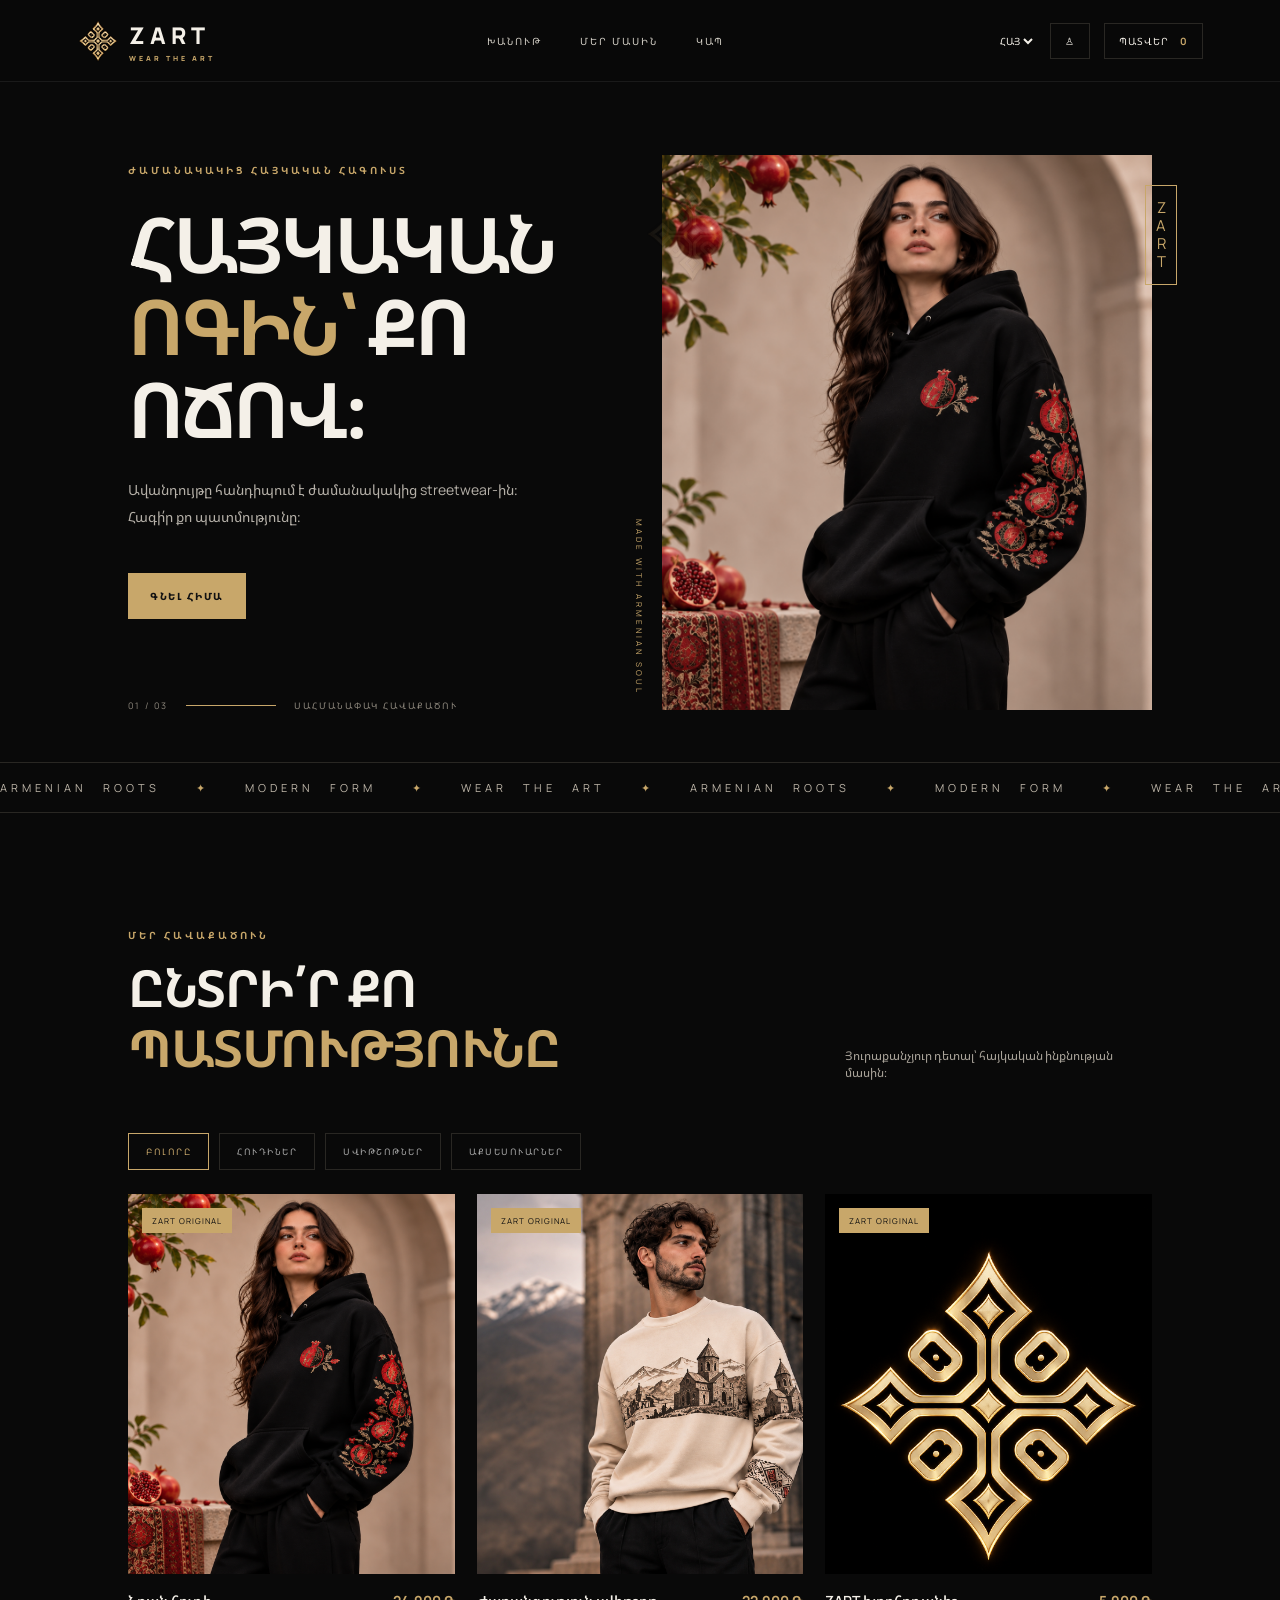
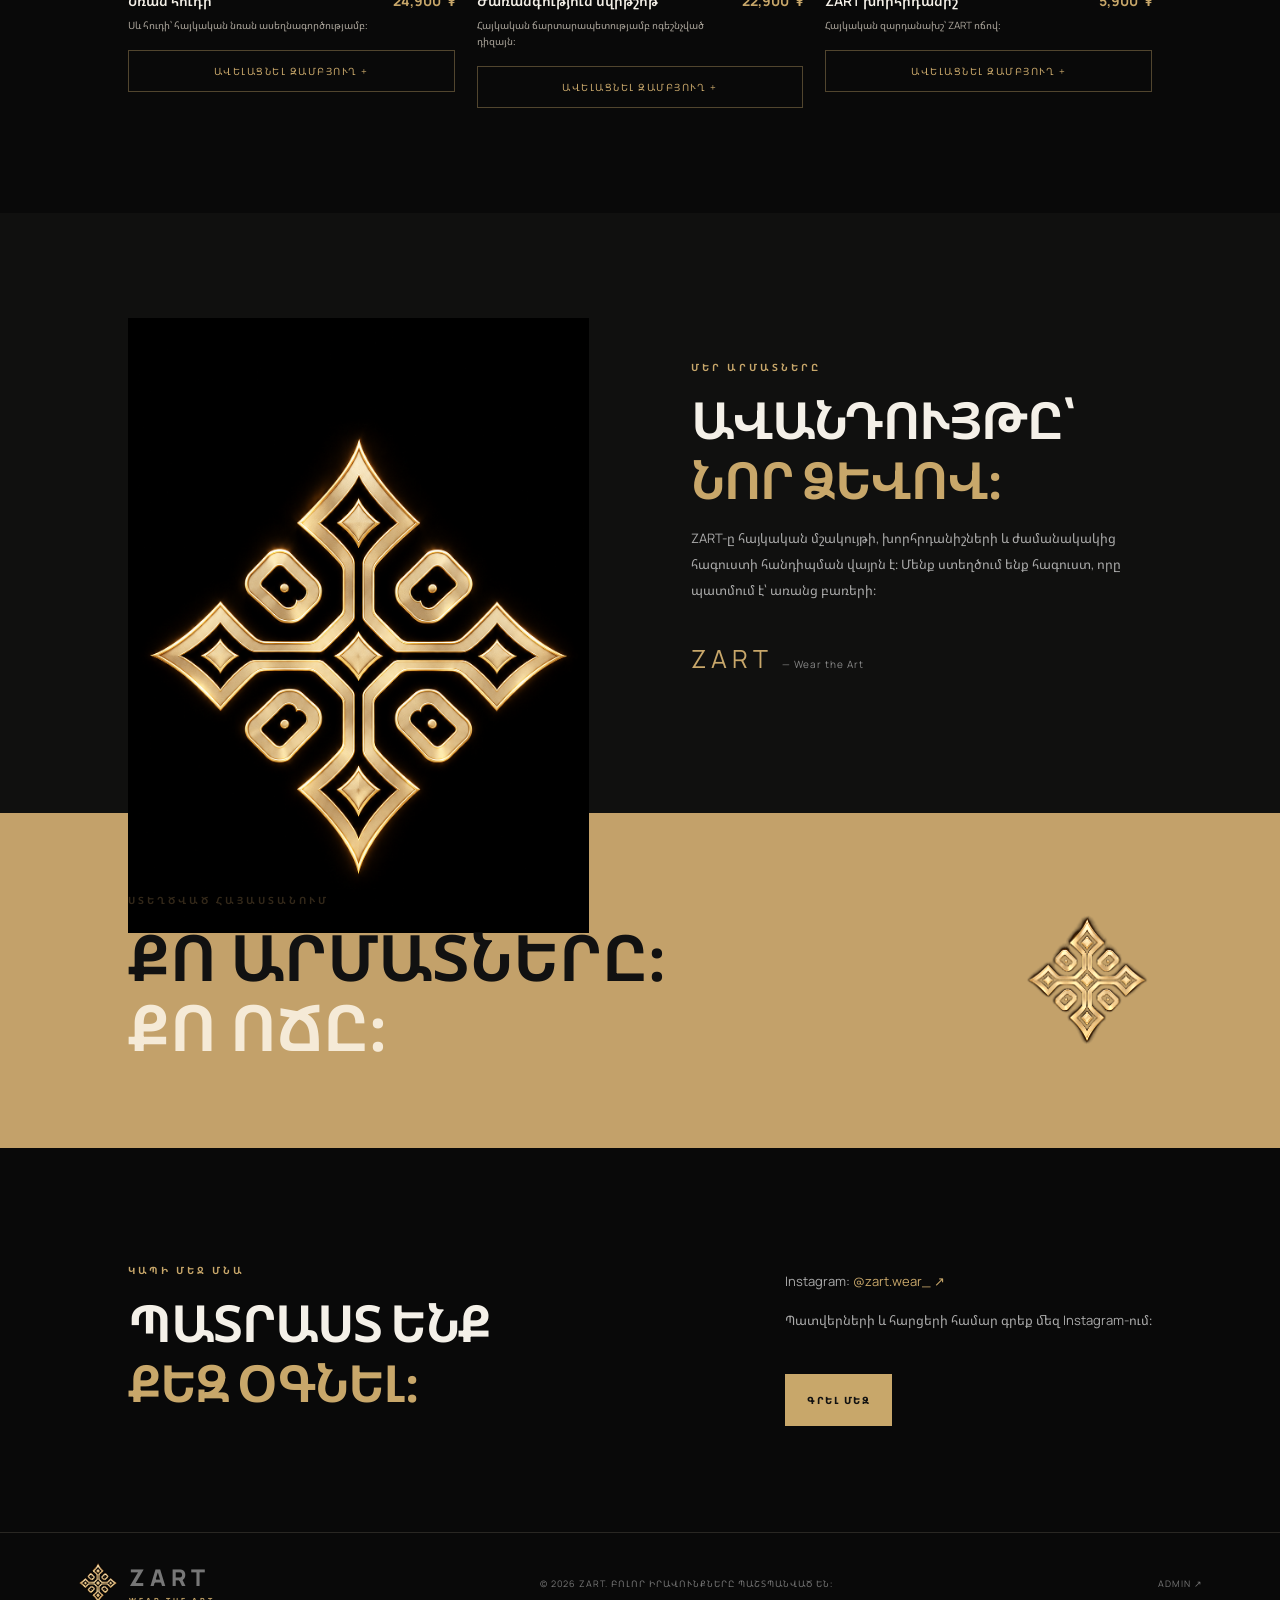
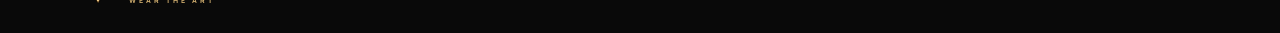
<file: index.html>
<!doctype html><html lang="hy"><head><meta charset="utf-8"><meta name="viewport" content="width=device-width,initial-scale=1"><meta name="theme-color" content="#090909"><title>ZART — Wear the Art</title><link rel="preconnect" href="https://fonts.googleapis.com"><link href="https://fonts.googleapis.com/css2?family=Manrope:wght@400;500;600;700;800&family=Noto+Sans+Armenian:wght@400;500;600;700;800&display=swap" rel="stylesheet"><link rel="stylesheet" href="./style.css"></head><body>
<header class="top"><a class="brand" href="#home"><img class="brand-mark" src="./assets/zart-logo.png" alt="ZART logo"><span>ZART<small>WEAR THE ART</small></span></a><nav><a href="#shop" data-i="navShop">ԽԱՆՈՒԹ</a><a href="#story" data-i="navStory">ՄԵՐ ՄԱՍԻՆ</a><a href="#contact" data-i="navContact">ԿԱՊ</a></nav><div class="tools"><select id="lang" aria-label="Language"><option value="hy">ՀԱՅ</option><option value="ru">РУС</option><option value="en">ENG</option></select><button id="accountBtn" class="iconbtn">♙</button><button id="cartBtn" class="iconbtn">ՊԱՏՎԵՐ <b id="cartCount">0</b></button><button class="hamb" id="hamb">☰</button></div></header>
<main id="home"><section class="hero"><div class="hero-copy"><p class="eyebrow" data-i="heroEyebrow">ԺԱՄԱՆԱԿԱԿԻՑ ՀԱՅԿԱԿԱՆ ՀԱԳՈՒՍՏ</p><h1 data-i="heroTitle">ՀԱՅԿԱԿԱՆ<br><em>ՈԳԻՆ՝</em> ՔՈ ՈՃՈՎ։</h1><p class="hero-desc" data-i="heroDesc">Ավանդույթը հանդիպում է ժամանակակից streetwear-ին։ Հագի՛ր քո պատմությունը։</p><a class="goldbtn" href="#shop" data-i="shopNow">ԳՆԵԼ ՀԻՄԱ <span>↗</span></a><div class="hero-foot"><span>01 / 03</span><span class="line"></span><span data-i="limited">ՍԱՀՄԱՆԱՓԱԿ ՀԱՎԱՔԱԾՈՒ</span></div></div><div class="hero-photo"><img src="./assets/hoodie-pomegranate.png" alt="ZART pomegranate hoodie"><div class="photo-stamp">Z<br>A<br>R<br>T</div><span class="vertical">MADE WITH ARMENIAN SOUL</span></div><img class="hero-orbit" src="./assets/zart-logo.png" alt=""></section>
<section class="ticker"><div>ARMENIAN ROOTS <span>✦</span> MODERN FORM <span>✦</span> WEAR THE ART <span>✦</span> ARMENIAN ROOTS <span>✦</span> MODERN FORM <span>✦</span> WEAR THE ART <span>✦</span></div></section>
<section class="shop section" id="shop"><div class="section-head"><div><p class="eyebrow" data-i="collection">ՄԵՐ ՀԱՎԱՔԱԾՈՒՆ</p><h2 data-i="shopTitle">ԸՆՏՐԻ՛Ր ՔՈ <em>ՊԱՏՄՈՒԹՅՈՒՆԸ</em></h2></div><p data-i="shopSub">Յուրաքանչյուր դետալ՝ հայկական ինքնության մասին։</p></div><div class="filters"><button class="filter active" data-cat="all" data-i="all">ԲՈԼՈՐԸ</button><button class="filter" data-cat="hoodies" data-i="hoodies">ՀՈՒԴԻՆԵՐ</button><button class="filter" data-cat="sweatshirts" data-i="sweatshirts">ՍՎԻԹՇՈԹՆԵՐ</button><button class="filter" data-cat="accessories" data-i="accessories">ԱՔՍԵՍՈՒԱՐՆԵՐ</button></div><div class="products" id="products"><div class="loading">ZART</div></div></section>
<section class="story section" id="story"><div class="story-art"><img src="./assets/zart-ornament.png" alt="Armenian ZART ornament"></div><div class="story-copy"><p class="eyebrow" data-i="ourRoots">ՄԵՐ ԱՐՄԱՏՆԵՐԸ</p><h2 data-i="storyTitle">ԱՎԱՆԴՈՒՅԹԸ՝<br><em>ՆՈՐ ՁԵՎՈՎ։</em></h2><p data-i="storyDesc">ZART-ը հայկական մշակույթի, խորհրդանիշների և ժամանակակից հագուստի հանդիպման վայրն է։ Մենք ստեղծում ենք հագուստ, որը պատմում է՝ առանց բառերի։</p><div class="signature">ZART <span>— Wear the Art</span></div></div></section>
<section class="banner"><div><p class="eyebrow" data-i="madeIn">ՍՏԵՂԾՎԱԾ ՀԱՅԱՍՏԱՆՈՒՄ</p><h2 data-i="bannerTitle">ՔՈ ԱՐՄԱՏՆԵՐԸ։<br><em>ՔՈ ՈՃԸ։</em></h2></div><img class="banner-symbol" src="./assets/zart-logo.png" alt="ZART emblem"></section>
<section class="contact section" id="contact"><div><p class="eyebrow" data-i="stayConnected">ԿԱՊԻ ՄԵՋ ՄՆԱ</p><h2 data-i="contactTitle">ՊԱՏՐԱՍՏ ԵՆՔ<br><em>ՔԵԶ ՕԳՆԵԼ։</em></h2></div><div class="contact-info"><p>Instagram: <a href="https://instagram.com/zart.wear_" target="_blank">@zart.wear_ ↗</a></p><p data-i="contactText">Պատվերների և հարցերի համար գրեք մեզ Instagram-ում։</p><a class="goldbtn" href="https://instagram.com/zart.wear_" target="_blank" data-i="writeUs">ԳՐԵԼ ՄԵԶ ↗</a></div></section></main>
<footer><a class="brand" href="#home"><img class="brand-mark" src="./assets/zart-logo.png" alt="ZART logo"><span>ZART<small>WEAR THE ART</small></span></a><span>© 2026 ZART. <span data-i="rights">ԲՈԼՈՐ ԻՐԱՎՈՒՆՔՆԵՐԸ ՊԱՇՏՊԱՆՎԱԾ ԵՆ։</span></span><a href="./admin.html">ADMIN ↗</a></footer>
<div class="modal" id="modal"><div class="modal-card"><button class="close" id="closeModal">×</button><div id="modalBody"></div></div></div><div class="toast" id="toast"></div><script src="./app.js"></script></body></html>
</file>
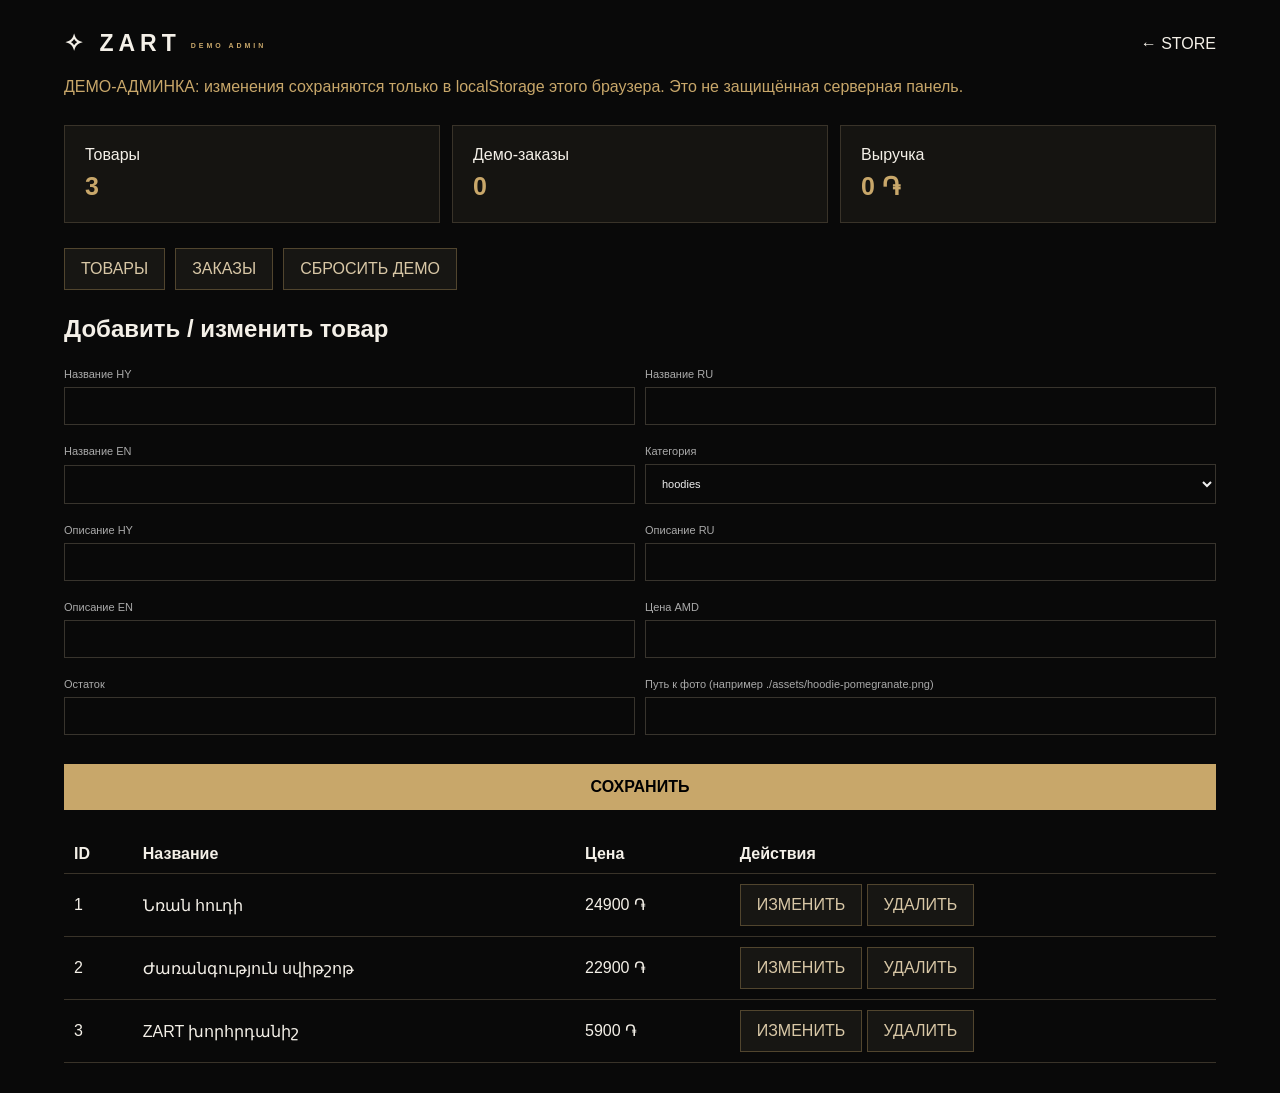
<file: admin.html>
<!doctype html><html lang="ru"><head><meta charset="utf-8"><meta name="viewport" content="width=device-width,initial-scale=1"><title>ZART — Demo Admin</title><link rel="stylesheet" href="./style.css"><style>body{padding:30px 5vw}.head{display:flex;justify-content:space-between;align-items:center;gap:20px;flex-wrap:wrap}.grid{display:grid;grid-template-columns:repeat(3,1fr);gap:12px;margin:25px 0}.stat{padding:20px;background:#151411;border:1px solid #393329}.stat b{display:block;color:var(--gold);font-size:25px;margin-top:8px}.tabs{display:flex;gap:10px;margin:25px 0}.tabs button,.action{padding:11px 16px;background:#171613;border:1px solid #51452e;color:#d8c7a6;cursor:pointer}.form{display:grid;grid-template-columns:repeat(2,1fr);gap:10px}.form .field{margin:5px 0}.form button{grid-column:1/-1}.table{width:100%;border-collapse:collapse;margin-top:25px}.table td,.table th{padding:10px;border-bottom:1px solid #393329;text-align:left}.table input,.table select{width:100%;max-width:150px;background:#090909;color:#fff;border:1px solid #393329;padding:7px}.note{color:#c8a76a;line-height:1.7}.hidden{display:none}@media(max-width:650px){.grid,.form{grid-template-columns:1fr}.table{font-size:11px}.table td,.table th{padding:6px}}</style></head><body><div class="head"><a class="brand" href="./index.html">✧ ZART <small>DEMO ADMIN</small></a><a href="./index.html">← STORE</a></div><p class="note">ДЕМО-АДМИНКА: изменения сохраняются только в localStorage этого браузера. Это не защищённая серверная панель.</p><div class="grid"><div class="stat">Товары<b id="count">0</b></div><div class="stat">Демо-заказы<b id="orders">0</b></div><div class="stat">Выручка<b id="revenue">0 ֏</b></div></div><div class="tabs"><button onclick="tab('products')">ТОВАРЫ</button><button onclick="tab('orders')">ЗАКАЗЫ</button><button onclick="resetDemo()">СБРОСИТЬ ДЕМО</button></div><section id="productsTab"><h2>Добавить / изменить товар</h2><form id="form" class="form"><input type="hidden" name="id"><label class="field">Название HY<input name="name_hy" required></label><label class="field">Название RU<input name="name_ru" required></label><label class="field">Название EN<input name="name_en" required></label><label class="field">Категория<select name="category"><option value="hoodies">hoodies</option><option value="sweatshirts">sweatshirts</option><option value="accessories">accessories</option></select></label><label class="field">Описание HY<input name="desc_hy"></label><label class="field">Описание RU<input name="desc_ru"></label><label class="field">Описание EN<input name="desc_en"></label><label class="field">Цена AMD<input name="price" type="number" required></label><label class="field">Остаток<input name="stock" type="number" required></label><label class="field">Путь к фото (например ./assets/hoodie-pomegranate.png)<input name="image" required></label><button class="wide">СОХРАНИТЬ</button></form><div style="overflow:auto"><table class="table"><thead><tr><th>ID</th><th>Название</th><th>Цена</th><th>Действия</th></tr></thead><tbody id="rows"></tbody></table></div></section><section id="ordersTab" class="hidden"><h2>Демо-заказы</h2><div style="overflow:auto"><table class="table"><thead><tr><th>Номер</th><th>Имя</th><th>Телефон</th><th>Сумма</th><th>Статус</th></tr></thead><tbody id="orderRows"></tbody></table></div></section><script src="./admin.js"></script></body></html>
</file>
<file: style.css>
:root{--bg:#090909;--panel:#111;--white:#f4f0e8;--muted:#aaa49a;--gold:#c8a76a;--line:#292723}*{box-sizing:border-box}html{scroll-behavior:smooth}body{margin:0;background:var(--bg);color:var(--white);font-family:Manrope,'Noto Sans Armenian',sans-serif}a{color:inherit;text-decoration:none}button,select,input,textarea{font:inherit}.top{height:82px;padding:0 6vw;display:flex;align-items:center;justify-content:space-between;border-bottom:1px solid #ffffff13;position:sticky;top:0;background:#090909ed;backdrop-filter:blur(16px);z-index:5}.brand{display:flex;align-items:center;gap:10px;font-size:23px;font-weight:800;letter-spacing:5px}.brand small{display:block;font-size:7px;letter-spacing:3px;color:var(--gold);margin-top:3px}.brand-mark{width:42px;height:42px;object-fit:contain;display:block;flex:0 0 auto}nav{display:flex;gap:38px;font-size:10px;letter-spacing:2px;color:#d2cec5}nav a:hover,.contact a:hover{color:var(--gold)}.tools{display:flex;align-items:center;gap:14px}.tools select{background:transparent;color:var(--white);border:0;font-size:10px;cursor:pointer}.tools option{color:#111}.iconbtn,.hamb{background:transparent;border:1px solid var(--line);color:var(--white);padding:10px 14px;font-size:10px;letter-spacing:1px;cursor:pointer}.iconbtn b{color:var(--gold);margin-left:8px}.hamb{display:none}.hero{min-height:680px;padding:55px 10vw 35px;display:grid;grid-template-columns:1fr 1fr;align-items:center;position:relative;overflow:hidden}.hero-copy{z-index:1}.eyebrow{font-size:10px;letter-spacing:3px;color:var(--gold);font-weight:700}.hero h1{font-size:clamp(46px,6vw,84px);line-height:1.08;letter-spacing:-3px;margin:26px 0}.hero h1 em,h2 em{font-style:normal;color:var(--gold)}.hero-desc{color:#b5b0a8;max-width:390px;line-height:1.9;font-size:14px}.goldbtn{display:inline-flex;align-items:center;gap:36px;margin-top:28px;padding:16px 22px;background:var(--gold);color:#111;font-size:10px;font-weight:800;letter-spacing:1.5px;transition:.2s}.goldbtn:hover{background:#e0c18a;transform:translateY(-2px)}.hero-foot{display:flex;align-items:center;gap:18px;margin-top:80px;color:#8f897e;font-size:9px;letter-spacing:2px}.hero-foot .line{width:90px;height:1px;background:var(--gold)}.hero-photo{height:555px;max-width:490px;justify-self:end;position:relative}.hero-photo img{height:100%;width:100%;object-fit:cover;filter:saturate(.8)}.photo-stamp{position:absolute;right:-25px;top:30px;border:1px solid var(--gold);padding:13px 10px;color:var(--gold);font-size:15px;line-height:1.2;text-align:center}.vertical{position:absolute;left:-28px;bottom:15px;writing-mode:vertical-rl;letter-spacing:3px;font-size:8px;color:var(--gold)}.hero-orbit{position:absolute;right:42%;top:15%;width:100px;height:100px;object-fit:contain;opacity:.07;pointer-events:none}.ticker{overflow:hidden;border-top:1px solid var(--line);border-bottom:1px solid var(--line);padding:17px 0;color:#bdb5a8;font-size:11px;letter-spacing:4px;white-space:nowrap}.ticker div{word-spacing:10px}.ticker span{color:var(--gold);padding:0 20px}.section{padding:105px 10vw}.section-head{display:flex;align-items:end;justify-content:space-between}.section h2,.contact h2,.story h2{font-size:clamp(32px,4vw,54px);line-height:1.18;letter-spacing:-1.5px;margin:15px 0}.section-head>p{color:var(--muted);font-size:12px}.filters{display:flex;gap:10px;margin:40px 0 24px;flex-wrap:wrap}.filter{background:transparent;border:1px solid var(--line);color:#aaa;padding:11px 17px;font-size:9px;letter-spacing:1.5px;cursor:pointer}.filter.active,.filter:hover{border-color:var(--gold);color:var(--gold)}.products{display:grid;grid-template-columns:repeat(3,1fr);gap:22px}.product{min-width:0}.product-img{height:380px;background:#151411;position:relative;overflow:hidden}.product-img img{width:100%;height:100%;object-fit:cover;transition:.5s}.product:hover img{transform:scale(1.04)}.product-tag{position:absolute;top:14px;left:14px;background:var(--gold);color:#111;padding:7px 10px;font-size:8px;letter-spacing:1px}.product-info{display:flex;justify-content:space-between;gap:12px;padding:17px 0}.product-info h3{font-size:14px;margin:0 0 7px;font-weight:600}.product-info p{font-size:10px;color:var(--muted);margin:0;line-height:1.6}.price{color:var(--gold);font-size:14px;font-weight:700;white-space:nowrap}.add{width:100%;border:1px solid #51452e;background:transparent;color:var(--gold);padding:13px;cursor:pointer;font-size:10px;letter-spacing:1.5px}.add:hover{background:var(--gold);color:#111}.story{display:grid;grid-template-columns:1fr 1fr;gap:10%;align-items:center;background:#10100f}.story-art{height:390px;background:#000;display:grid;place-items:center}.story-art img{width:100%;height:100%;object-fit:contain}.story-copy>p:not(.eyebrow){color:#aaa;line-height:2;font-size:13px;max-width:440px}.signature{margin-top:38px;color:var(--gold);font-size:25px;letter-spacing:5px}.signature span{font-size:10px;letter-spacing:1px;color:#888}.banner{padding:70px 10vw;background:#c3a16a;color:#111;display:flex;align-items:center;justify-content:space-between}.banner .eyebrow{color:#332819}.banner h2{font-size:clamp(34px,5vw,64px);line-height:1.1;margin:15px 0}.banner h2 em{color:#f5ead7}.banner-symbol{width:130px;height:130px;object-fit:contain;filter:brightness(1.12)}.contact{display:flex;justify-content:space-between;align-items:center}.contact-info{max-width:390px;color:#aaa;font-size:13px;line-height:2}.contact-info a:not(.goldbtn){color:var(--gold)}footer{border-top:1px solid var(--line);padding:28px 6vw;display:flex;justify-content:space-between;align-items:center;color:#777;font-size:9px;letter-spacing:1px}.modal{display:none;position:fixed;inset:0;background:#000c;z-index:10;align-items:center;justify-content:center;padding:20px}.modal.show{display:flex}.modal-card{background:#111;border:1px solid #403827;padding:32px;width:min(520px,100%);max-height:90vh;overflow:auto;position:relative}.close{position:absolute;right:15px;top:10px;background:none;border:0;color:#eee;font-size:27px;cursor:pointer}.modal h2{font-size:24px}.field{display:grid;gap:7px;margin:13px 0;color:#aaa;font-size:11px}.field input,.field textarea,.field select{width:100%;background:#090909;border:1px solid #38342d;color:#eee;padding:12px;outline:none}.field textarea{min-height:80px}.wide{width:100%;border:0;background:var(--gold);padding:14px;margin-top:14px;font-weight:800;cursor:pointer}.switch{color:var(--gold);cursor:pointer;font-size:12px;margin-top:18px}.cart-row{display:flex;justify-content:space-between;border-bottom:1px solid var(--line);padding:13px 0;font-size:12px;gap:12px}.cart-row button{background:none;border:0;color:#d88;cursor:pointer}.toast{position:fixed;bottom:25px;right:25px;background:var(--gold);color:#111;padding:13px 18px;font-size:12px;z-index:20;display:none}.loading{color:var(--gold);padding:40px}.empty{color:#999;padding:35px 0}.hamb{font-size:18px}@media(max-width:800px){.top{padding:0 5vw;height:70px}nav{display:none}.hamb{display:block}.hero{padding:40px 7vw;grid-template-columns:1fr;gap:30px}.hero-photo{height:430px;width:min(100%,440px);justify-self:center}.hero-foot{margin-top:45px}.section{padding:75px 7vw}.section-head{display:block}.section-head>p{margin-top:12px}.products{grid-template-columns:repeat(2,1fr);gap:14px}.product-img{height:290px}.story{grid-template-columns:1fr;gap:35px}.story-art{height:300px}.contact{display:block}.contact-info{margin-top:35px}.banner{padding:55px 7vw}.banner-symbol{width:70px;height:70px}footer{padding:25px 6vw;gap:15px;flex-wrap:wrap}}@media(max-width:480px){.brand{font-size:19px}.tools{gap:6px}.iconbtn{padding:9px 8px;font-size:9px}.iconbtn:first-of-type{display:none}.hero h1{font-size:47px}.products{grid-template-columns:1fr 1fr}.product-img{height:235px}.product-info{display:block}.price{display:block;margin-top:8px}.section h2{font-size:32px}.filters{gap:6px}.filter{padding:9px 10px;font-size:8px}.banner-symbol{display:none}}
</file>
